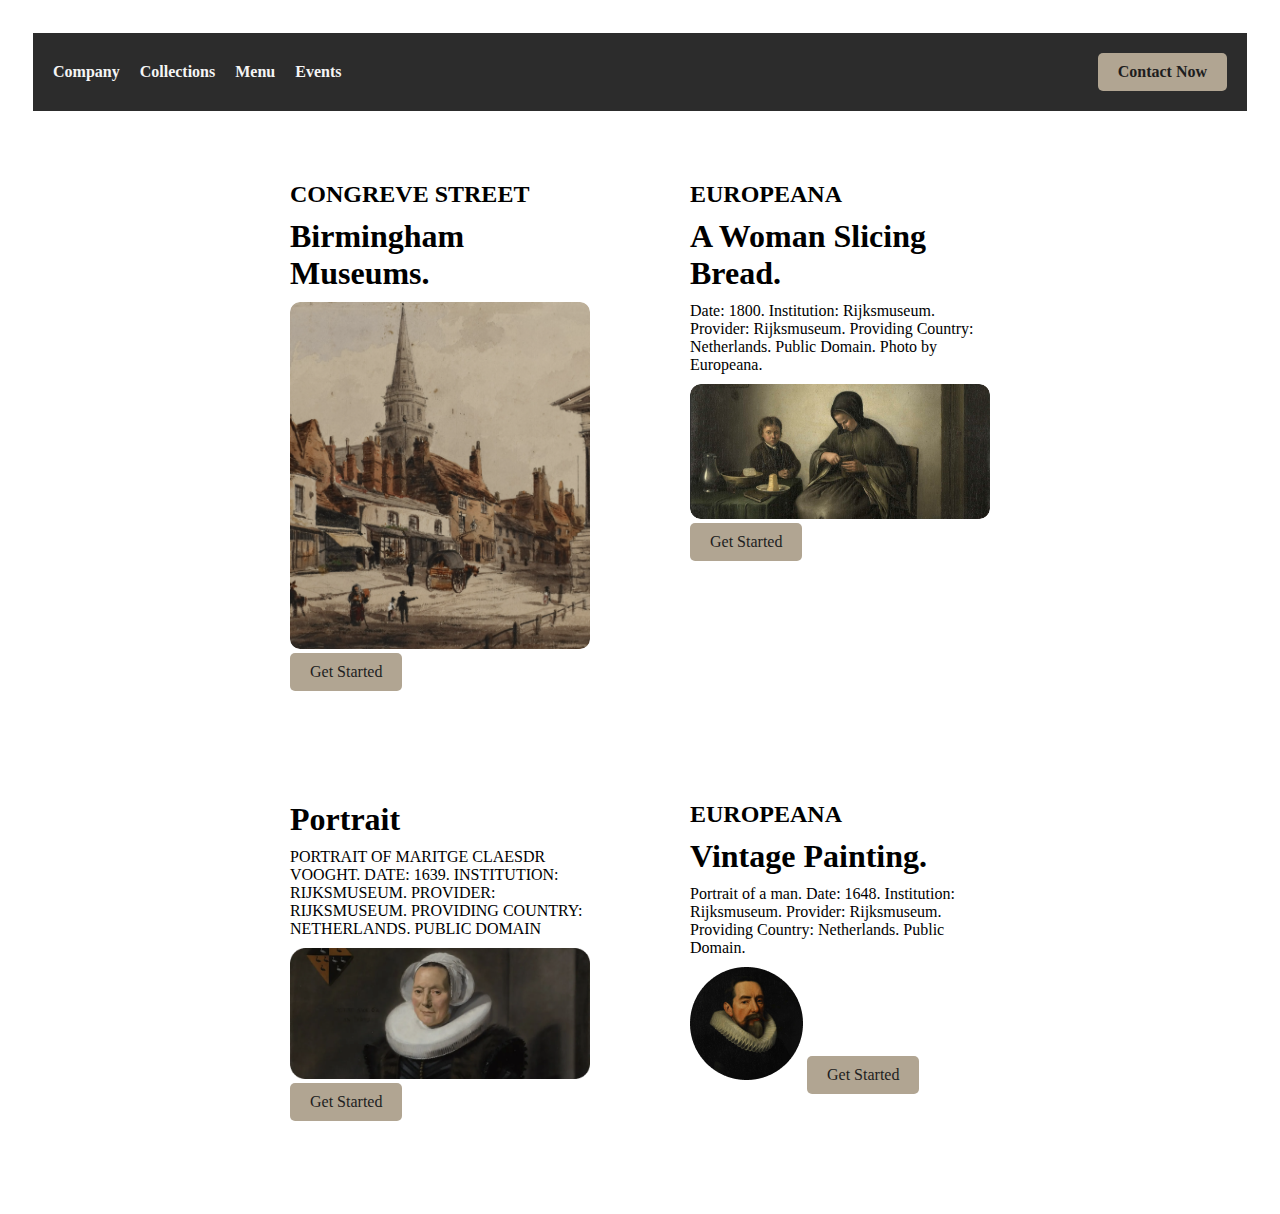
<file: index.html>
<!DOCTYPE html>
<html lang="en">
<head>
    <meta charset="UTF-8">
    <meta name="viewport" content="width=device-width, initial-scale=1.0">
    <title>Museum Website Concept</title>
    <link rel="stylesheet" href="css/styles.css">
    <link href="https://fonts.googleapis.com/css2?family=Inter:wght@400;700&display=swap" rel="stylesheet">
</head>
<body>
    <header>
        <nav>
            <ul>
                <li><a href="#">Company</a></li>
                <li><a href="#">Collections</a></li>
                <li><a href="#">Menu</a></li>
                <li><a href="#">Events</a></li>
            </ul>
            <a href="#" class="contact-button">Contact Now</a>
        </nav>
    </header>
    <main>
        <section class="card">
            <h2>CONGREVE STREET</h2>
            <h1>Birmingham Museums.</h1>
            <img src="Imges\Screenshot 2023-03-29 at 7.26 1.png" alt="Birmingham Museum">
            <a href="#" class="get-started-button">Get Started</a>
          </section>
        <section class="card">
            <h2>EUROPEANA</h2>
            <h1>A Woman Slicing Bread.</h1>
            <p>Date: 1800. Institution: Rijksmuseum. Provider: Rijksmuseum. Providing Country: Netherlands. Public Domain. Photo by Europeana.</p>
            <img src="Imges\Screenshot 2023-03-29 at 7.30 1.png" alt="A Woman Slicing Bread">
            <a href="#" class="get-started-button">Get Started</a>
        </section>
        <section class="card">
          <h1>Portrait</h1>
          <p>PORTRAIT OF MARITGE CLAESDR VOOGHT. DATE: 1639. INSTITUTION: RIJKSMUSEUM. PROVIDER: RIJKSMUSEUM. PROVIDING COUNTRY: NETHERLANDS. PUBLIC DOMAIN</p>
          <img src="Imges\Screenshot 2023-03-29 at 7.34 1.png" alt="Portrait">
          <a href="#" class="get-started-button">Get Started</a>
      </section>
        <section class="card">
            <h2>EUROPEANA</h2>
            <h1>Vintage Painting.</h1>
            <p>Portrait of a man. Date: 1648. Institution: Rijksmuseum. Provider: Rijksmuseum. Providing Country: Netherlands. Public Domain.</p>
            <img src="Imges\image 1.png" alt="Vintage Painting">
            <a href="#" class="get-started-button">Get Started</a>
          </section>
    </main>
</body>
</html>
</file>
<file: css/styles.css>
body{
    padding: 25px;
  }
  .title {
      color: #228B22;
      font-family: Candara;
  }

header {
    background-color: #2c2c2c;
    padding: 20px;
}

nav {
    display: flex;
    justify-content: space-between;
    align-items: center;
}

nav ul {
    list-style: none;
    padding: 0;
    display: flex;
    gap: 20px;
    margin: 0;
}

nav ul li {
    display: inline;
}

nav a {
    color: #f5f5f5;
    text-decoration: none;
    font-weight: bold;
}

.contact-button {
    background-color:  #B1A592;
    color: #1e1e1e;
    padding: 10px 20px;
    text-decoration: none;
    border-radius: 5px;
}

main {
    display: flex;
    flex-wrap: wrap;
    gap: 20px;
    padding: 20px;
    justify-content: center;
}

.card {
    background-color: #333;
    background: rgba(0, 0, 0, 0.0);
    padding: 20px;
    margin: 20px;
    border-radius: 10px;
    overflow: hidden;
    width: 300px; /* Adjust based on your layout preference */
}

.card h1, .card h2, .card p {
    margin: 10px 0;
}

.card img {
    max-width: 100%;
    border-radius: 10px;
}


.get-started-button {
    background-color: #B1A592;
    color: #1e1e1e;
    padding: 10px 20px;
    text-decoration: none;
    border-radius: 5px;
    display: inline-block;
    transition: transform 0.3s, background-color 0.3s;
}

.get-started-button:hover {
    transform: scale(1.05);
    background-color: #f7b84b;
}

/* Responsive Design */
@media (max-width: 768px) {
    nav ul {
        flex-direction: column;
        gap: 10px;
    }
    main {
        padding: 10px;
    }
    .card {
        width: 100%;
        margin: 10px 0;
    }
}
</file>
